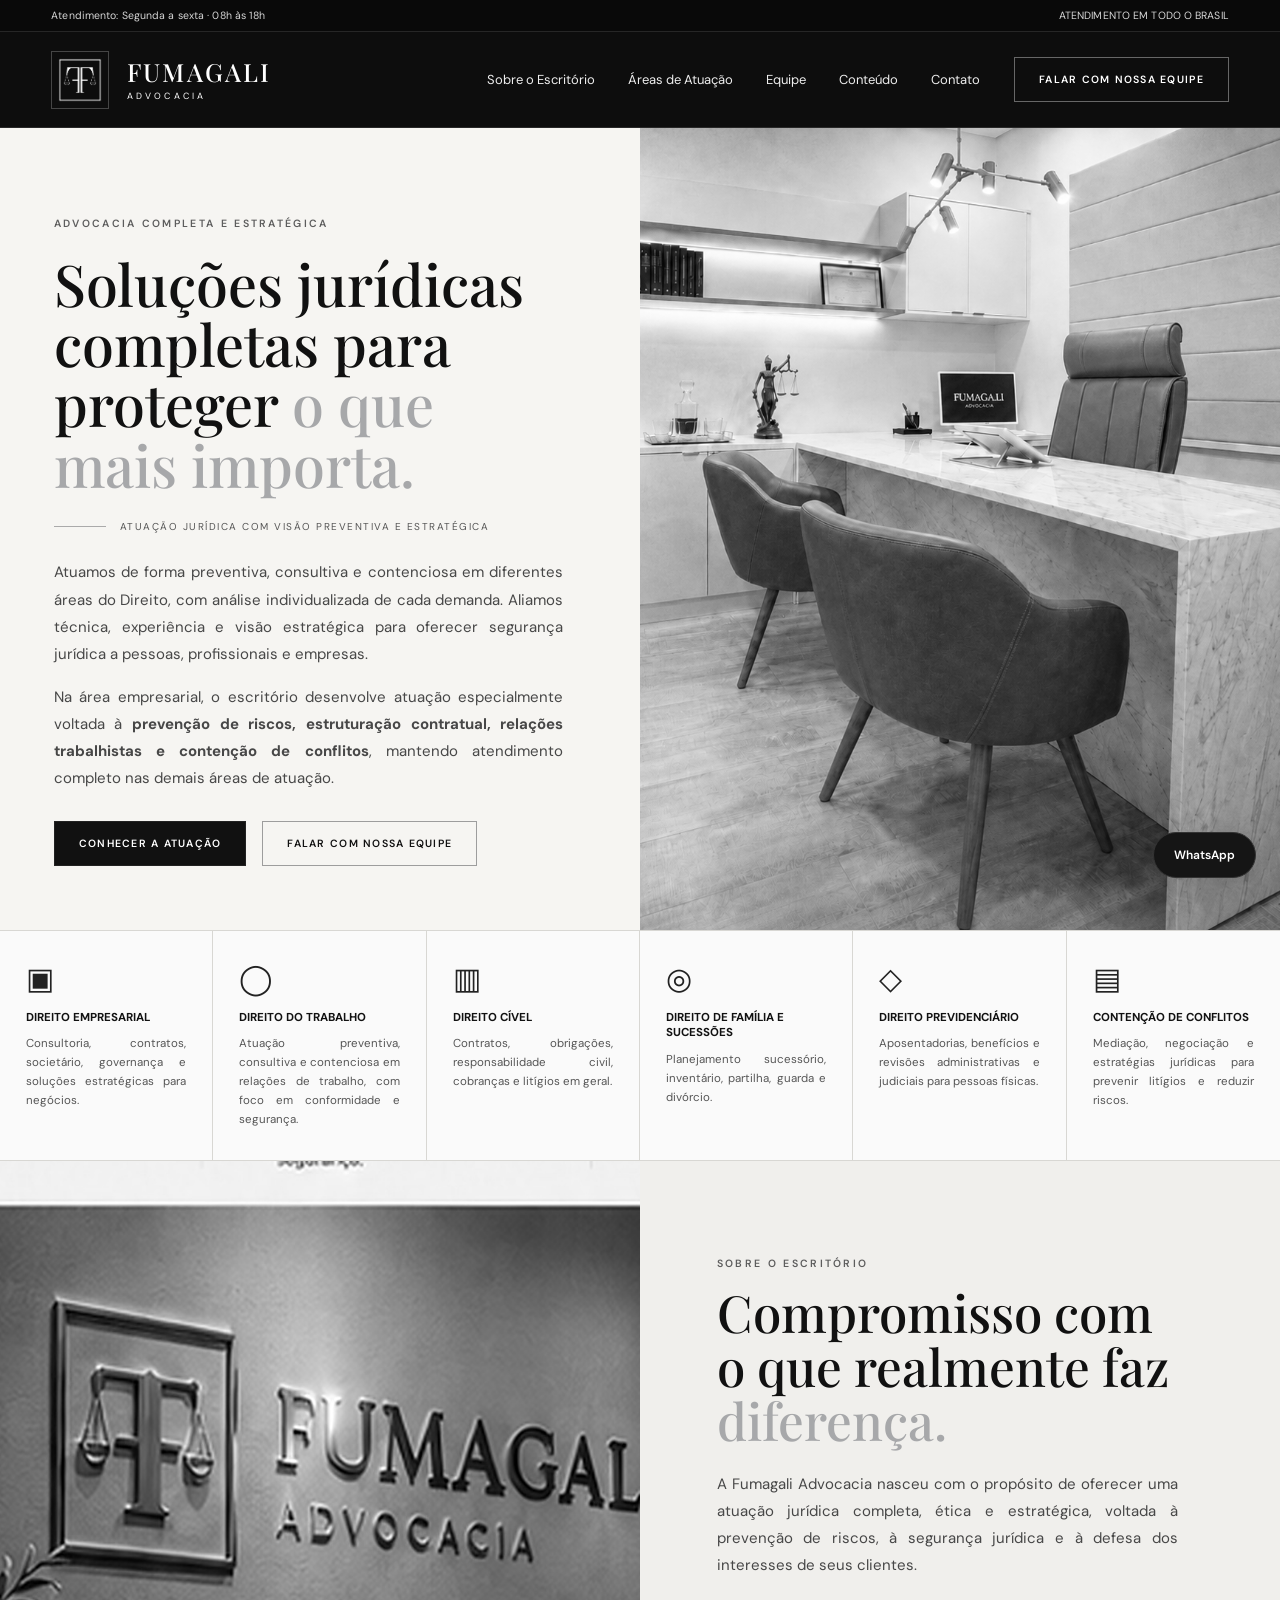
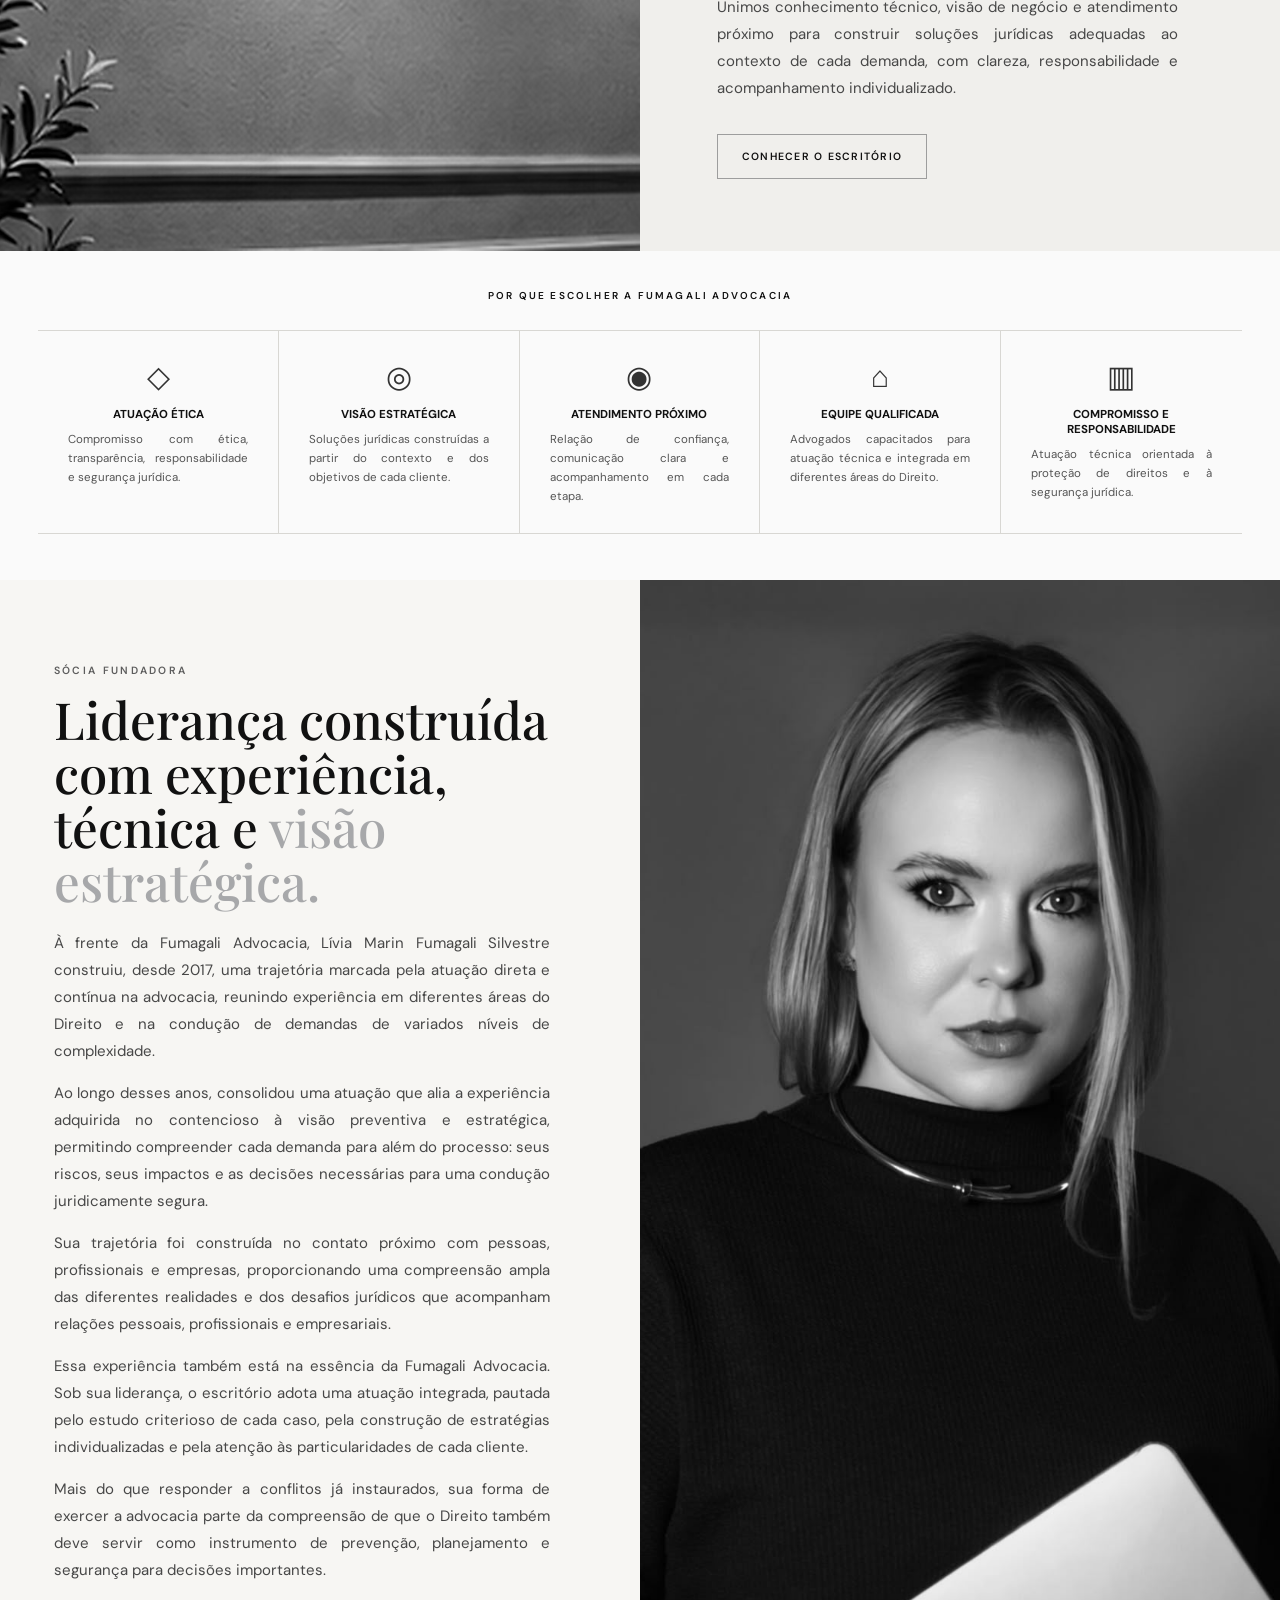
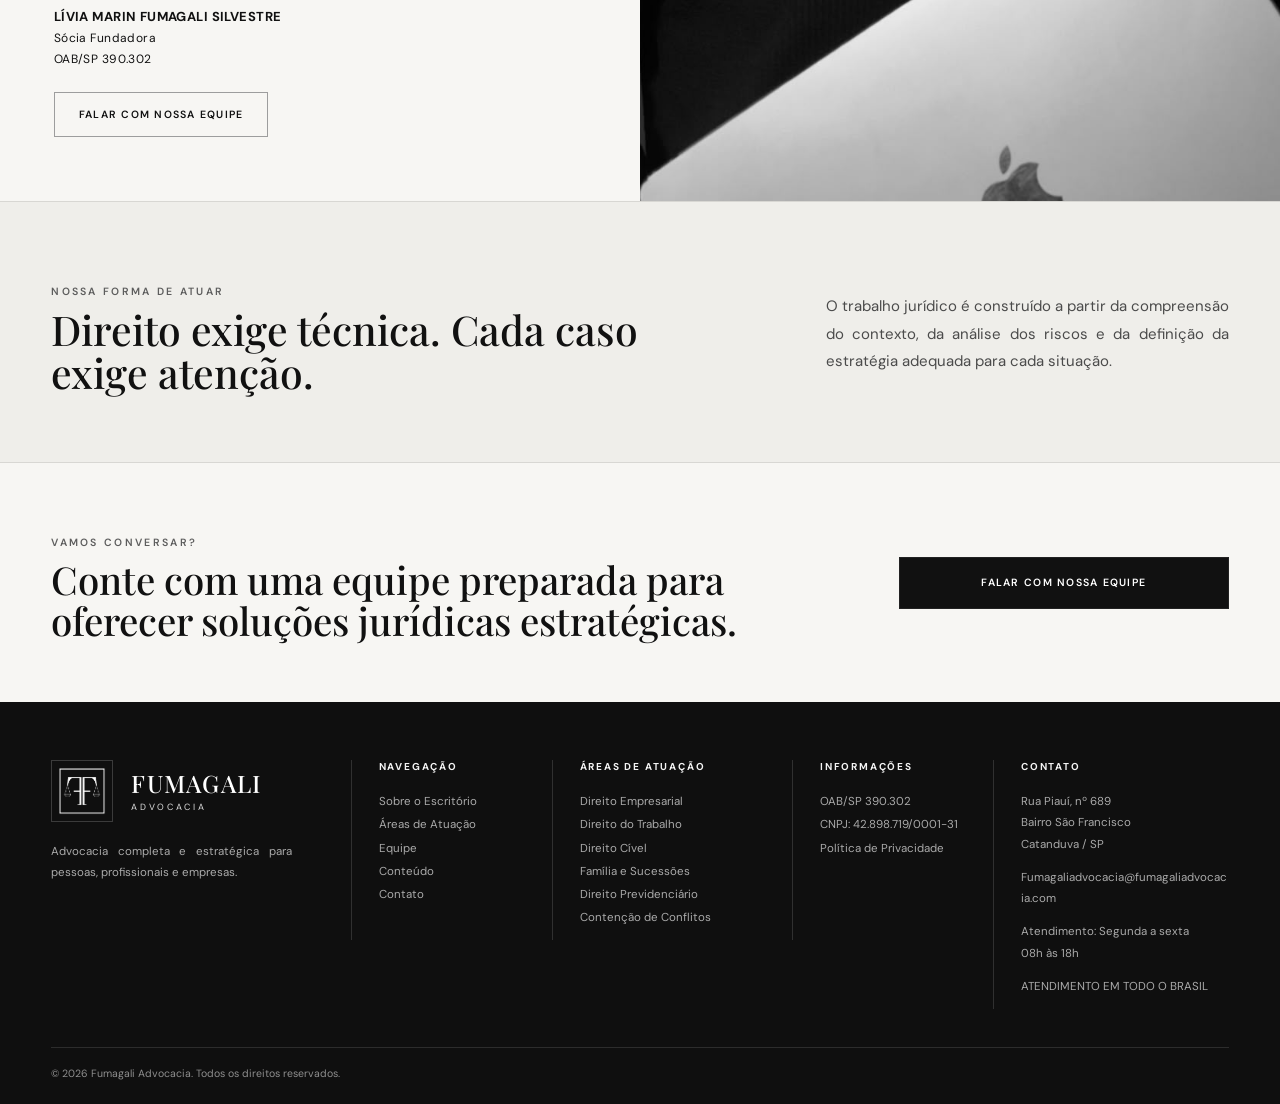
<file: index.html>
<!doctype html>
<html lang="pt-BR">
<head>
  <meta charset="utf-8">
  <meta name="viewport" content="width=device-width, initial-scale=1">
  <meta name="description" content="Fumagali Advocacia — atuação jurídica completa e estratégica para pessoas, profissionais e empresas.">
  <title>Fumagali Advocacia</title>
  <link rel="preconnect" href="https://fonts.googleapis.com">
  <link rel="preconnect" href="https://fonts.gstatic.com" crossorigin>
  <link href="https://fonts.googleapis.com/css2?family=DM+Sans:wght@400;500;600&family=Playfair+Display:wght@500;600&display=swap" rel="stylesheet">
  <link rel="stylesheet" href="styles.css">
</head>
<body>
<div class="service-bar" aria-label="Informações de atendimento">
  <div class="shell service-bar-inner">
    <span>Atendimento: Segunda a sexta · 08h às 18h</span>
    <span>ATENDIMENTO EM TODO O BRASIL</span>
  </div>
</div>
<header class="site-header">
  <div class="shell nav-wrap">
    <a class="brand" href="#inicio" aria-label="Fumagali Advocacia - início">
      <span class="mark-box"><img src="assets/marca-fumagali-clean.png" alt="Marca Fumagali Advocacia"></span>
      <span class="brand-copy"><strong>FUMAGALI</strong><small>ADVOCACIA</small></span>
    </a>
    <button class="menu-toggle" aria-label="Abrir menu" aria-expanded="false">☰</button>
    <nav class="nav-links">
      <a href="#sobre">Sobre o Escritório</a>
      <a href="#areas">Áreas de Atuação</a>
      <a href="#equipe">Equipe</a>
      <a href="#conteudo">Conteúdo</a>
      <a href="#contato">Contato</a>
    </nav>
    <a class="btn btn-header" href="#contato">FALAR COM NOSSA EQUIPE</a>
  </div>
</header>

<main id="inicio">
  <!-- PÁGINA 1 -->
  <section class="hero section-page">
    <div class="hero-copy">
      <p class="eyebrow">ADVOCACIA COMPLETA E ESTRATÉGICA</p>
      <h1>Soluções jurídicas completas para proteger <span>o que mais importa.</span></h1>
      <div class="microline"><i></i><span>ATUAÇÃO JURÍDICA COM VISÃO PREVENTIVA E ESTRATÉGICA</span></div>
      <p>Atuamos de forma preventiva, consultiva e contenciosa em diferentes áreas do Direito, com análise individualizada de cada demanda. Aliamos técnica, experiência e visão estratégica para oferecer segurança jurídica a pessoas, profissionais e empresas.</p>
      <p>Na área empresarial, o escritório desenvolve atuação especialmente voltada à <strong>prevenção de riscos, estruturação contratual, relações trabalhistas e contenção de conflitos</strong>, mantendo atendimento completo nas demais áreas de atuação.</p>
      <div class="hero-actions">
        <a class="btn btn-dark" href="#areas">CONHECER A ATUAÇÃO</a>
        <a class="btn btn-outline" href="#contato">FALAR COM NOSSA EQUIPE</a>
      </div>
    </div>
    <figure class="hero-image"><img src="assets/escritorio.png" alt="Ambiente do escritório Fumagali Advocacia"></figure>
  </section>

  <section id="areas" class="practice-strip">
    <article><span class="ico">▣</span><h3>Direito Empresarial</h3><p>Consultoria, contratos, societário, governança e soluções estratégicas para negócios.</p></article>
    <article><span class="ico">◯</span><h3>Direito do Trabalho</h3><p>Atuação preventiva, consultiva e contenciosa em relações de trabalho, com foco em conformidade e segurança.</p></article>
    <article><span class="ico">▥</span><h3>Direito Cível</h3><p>Contratos, obrigações, responsabilidade civil, cobranças e litígios em geral.</p></article>
    <article><span class="ico">◎</span><h3>Direito de Família e Sucessões</h3><p>Planejamento sucessório, inventário, partilha, guarda e divórcio.</p></article>
    <article><span class="ico">◇</span><h3>Direito Previdenciário</h3><p>Aposentadorias, benefícios e revisões administrativas e judiciais para pessoas físicas.</p></article>
    <article><span class="ico">▤</span><h3>Contenção de Conflitos</h3><p>Mediação, negociação e estratégias jurídicas para prevenir litígios e reduzir riscos.</p></article>
  </section>

  <!-- PÁGINA 2 -->
  <section id="sobre" class="about-grid section-page light">
    <figure class="about-image"><img src="assets/parede-fumagali.jpg" alt="Identidade visual Fumagali Advocacia"></figure>
    <div class="about-copy">
      <p class="eyebrow">SOBRE O ESCRITÓRIO</p>
      <h2>Compromisso com o que realmente faz <span>diferença.</span></h2>
      <p>A Fumagali Advocacia nasceu com o propósito de oferecer uma atuação jurídica completa, ética e estratégica, voltada à prevenção de riscos, à segurança jurídica e à defesa dos interesses de seus clientes.</p>
      <p>Unimos conhecimento técnico, visão de negócio e atendimento próximo para construir soluções jurídicas adequadas ao contexto de cada demanda, com clareza, responsabilidade e acompanhamento individualizado.</p>
      <a class="btn btn-outline" href="#conteudo">CONHECER O ESCRITÓRIO</a>
    </div>
  </section>

  <section class="values-section">
    <p class="section-label">POR QUE ESCOLHER A FUMAGALI ADVOCACIA</p>
    <div class="values-grid">
      <article><span class="value-icon">◇</span><h3>Atuação ética</h3><p>Compromisso com ética, transparência, responsabilidade e segurança jurídica.</p></article>
      <article><span class="value-icon">◎</span><h3>Visão estratégica</h3><p>Soluções jurídicas construídas a partir do contexto e dos objetivos de cada cliente.</p></article>
      <article><span class="value-icon">◉</span><h3>Atendimento próximo</h3><p>Relação de confiança, comunicação clara e acompanhamento em cada etapa.</p></article>
      <article><span class="value-icon">⌂</span><h3>Equipe qualificada</h3><p>Advogados capacitados para atuação técnica e integrada em diferentes áreas do Direito.</p></article>
      <article><span class="value-icon">▥</span><h3>Compromisso e responsabilidade</h3><p>Atuação técnica orientada à proteção de direitos e à segurança jurídica.</p></article>
    </div>
  </section>

  <!-- PÁGINA 3 -->
  <section id="equipe" class="founder section-page light">
    <div class="founder-copy">
      <p class="eyebrow">SÓCIA FUNDADORA</p>
      <h2>Liderança construída com experiência, técnica e <span>visão estratégica.</span></h2>
      <p>À frente da Fumagali Advocacia, Lívia Marin Fumagali Silvestre construiu, desde 2017, uma trajetória marcada pela atuação direta e contínua na advocacia, reunindo experiência em diferentes áreas do Direito e na condução de demandas de variados níveis de complexidade.</p>
      <p>Ao longo desses anos, consolidou uma atuação que alia a experiência adquirida no contencioso à visão preventiva e estratégica, permitindo compreender cada demanda para além do processo: seus riscos, seus impactos e as decisões necessárias para uma condução juridicamente segura.</p>
      <p>Sua trajetória foi construída no contato próximo com pessoas, profissionais e empresas, proporcionando uma compreensão ampla das diferentes realidades e dos desafios jurídicos que acompanham relações pessoais, profissionais e empresariais.</p>
      <p>Essa experiência também está na essência da Fumagali Advocacia. Sob sua liderança, o escritório adota uma atuação integrada, pautada pelo estudo criterioso de cada caso, pela construção de estratégias individualizadas e pela atenção às particularidades de cada cliente.</p>
      <p>Mais do que responder a conflitos já instaurados, sua forma de exercer a advocacia parte da compreensão de que o Direito também deve servir como instrumento de prevenção, planejamento e segurança para decisões importantes.</p>
      <div class="founder-meta"><strong>LÍVIA MARIN FUMAGALI SILVESTRE</strong><span>Sócia Fundadora</span><span>OAB/SP 390.302</span></div>
      <a class="btn btn-outline" href="#contato">FALAR COM NOSSA EQUIPE</a>
    </div>
    <figure class="founder-image"><img src="assets/livia-socia-fundadora.jpg" alt="Lívia Marin Fumagali Silvestre, sócia fundadora"></figure>
  </section>

  <section id="conteudo" class="institutional-note">
    <div class="shell note-grid">
      <div><p class="eyebrow">NOSSA FORMA DE ATUAR</p><h2>Direito exige técnica. Cada caso exige atenção.</h2></div>
      <p>O trabalho jurídico é construído a partir da compreensão do contexto, da análise dos riscos e da definição da estratégia adequada para cada situação.</p>
    </div>
  </section>

  <section id="contato" class="contact-cta">
    <div class="shell cta-grid">
      <div><p class="eyebrow">VAMOS CONVERSAR?</p><h2>Conte com uma equipe preparada para oferecer soluções jurídicas estratégicas.</h2></div>
      <div class="cta-action"><a class="btn btn-dark" href="https://wa.me/5517997073456" target="_blank" rel="noopener">FALAR COM NOSSA EQUIPE</a></div>
    </div>
  </section>
</main>

<footer class="footer">
  <div class="shell footer-grid">
    <div class="footer-intro">
      <a class="brand footer-brand" href="#inicio"><span class="mark-box"><img src="assets/marca-fumagali-clean.png" alt="Marca Fumagali Advocacia"></span><span class="brand-copy"><strong>FUMAGALI</strong><small>ADVOCACIA</small></span></a>
      <p>Advocacia completa e estratégica para pessoas, profissionais e empresas.</p>
    </div>
    <div><h3>NAVEGAÇÃO</h3><a href="#sobre">Sobre o Escritório</a><a href="#areas">Áreas de Atuação</a><a href="#equipe">Equipe</a><a href="#conteudo">Conteúdo</a><a href="#contato">Contato</a></div>
    <div><h3>ÁREAS DE ATUAÇÃO</h3><a href="#areas">Direito Empresarial</a><a href="#areas">Direito do Trabalho</a><a href="#areas">Direito Cível</a><a href="#areas">Família e Sucessões</a><a href="#areas">Direito Previdenciário</a><a href="#areas">Contenção de Conflitos</a></div>
    <div><h3>INFORMAÇÕES</h3><p>OAB/SP 390.302</p><p>CNPJ: 42.898.719/0001-31</p><a href="politica-de-privacidade.html">Política de Privacidade</a></div>
    <div class="footer-contact"><h3>CONTATO</h3><p>Rua Piauí, nº 689<br>Bairro São Francisco<br>Catanduva / SP</p><a href="mailto:Fumagaliadvocacia@fumagaliadvocacia.com">Fumagaliadvocacia@fumagaliadvocacia.com</a><p>Atendimento: Segunda a sexta<br>08h às 18h</p><p>ATENDIMENTO EM TODO O BRASIL</p></div>
  </div>
  <div class="shell footer-bottom"><span>© 2026 Fumagali Advocacia. Todos os direitos reservados.</span></div>
</footer>

<a class="floating-whatsapp" href="https://wa.me/5517997073456" target="_blank" rel="noopener">WhatsApp</a>
<script src="script.js"></script>
</body>
</html>
</file>
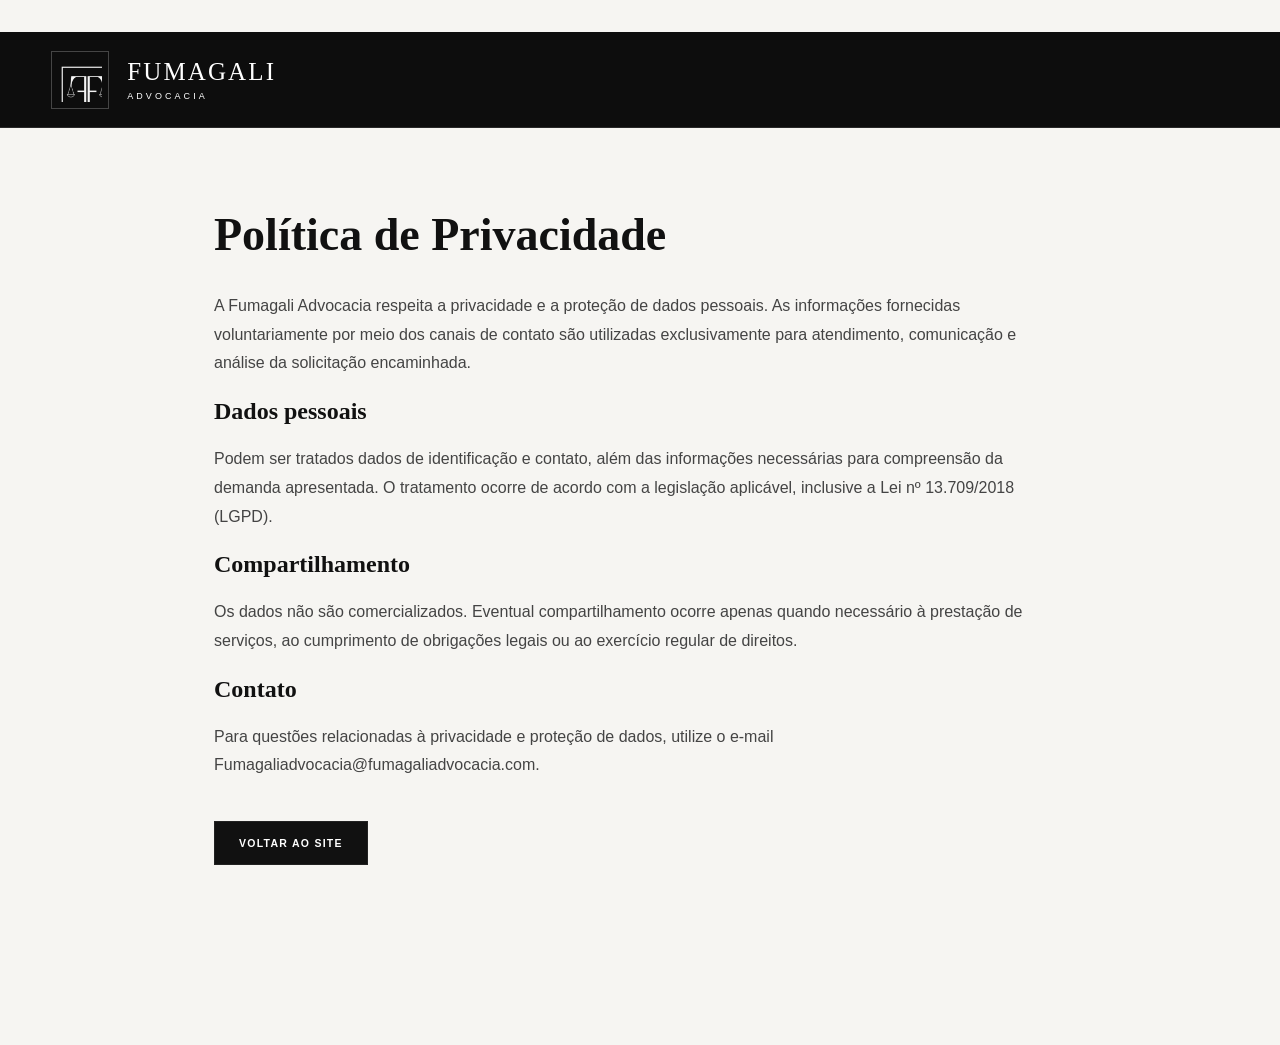
<file: politica-de-privacidade.html>
<!doctype html><html lang="pt-BR"><head><meta charset="utf-8"><meta name="viewport" content="width=device-width,initial-scale=1"><title>Política de Privacidade | Fumagali Advocacia</title><link rel="stylesheet" href="styles.css"><style>.legal{max-width:900px;margin:80px auto;padding:0 24px 100px}.legal h1,.legal h2{font-family:Georgia,serif}.legal h1{font-size:46px}.legal p{line-height:1.8;color:#444}.back{display:inline-block;margin-top:25px}</style></head><body><header class="site-header"><div class="shell nav-wrap"><a class="brand" href="index.html"><span class="mark-box"><img src="assets/marca-fumagali.png" alt="Marca Fumagali Advocacia"></span><span class="brand-copy"><strong>FUMAGALI</strong><small>ADVOCACIA</small></span></a></div></header><main class="legal"><h1>Política de Privacidade</h1><p>A Fumagali Advocacia respeita a privacidade e a proteção de dados pessoais. As informações fornecidas voluntariamente por meio dos canais de contato são utilizadas exclusivamente para atendimento, comunicação e análise da solicitação encaminhada.</p><h2>Dados pessoais</h2><p>Podem ser tratados dados de identificação e contato, além das informações necessárias para compreensão da demanda apresentada. O tratamento ocorre de acordo com a legislação aplicável, inclusive a Lei nº 13.709/2018 (LGPD).</p><h2>Compartilhamento</h2><p>Os dados não são comercializados. Eventual compartilhamento ocorre apenas quando necessário à prestação de serviços, ao cumprimento de obrigações legais ou ao exercício regular de direitos.</p><h2>Contato</h2><p>Para questões relacionadas à privacidade e proteção de dados, utilize o e-mail Fumagaliadvocacia@fumagaliadvocacia.com.</p><a class="btn btn-dark back" href="index.html">VOLTAR AO SITE</a></main></body></html>
</file>
<file: styles.css>
:root{
  --black:#0d0d0d; --charcoal:#171717; --paper:#f6f5f2; --white:#fbfbfa;
  --silver:#a7a8aa; --mid:#707070; --line:#d8d7d3; --soft:#ecebe7;
}
*{box-sizing:border-box}html{scroll-behavior:smooth}body{margin:0;background:var(--paper);color:#111;font-family:"DM Sans",Arial,sans-serif}.shell{width:min(1500px,92vw);margin:auto}a{text-decoration:none;color:inherit}img{max-width:100%;display:block}.site-header{height:96px;background:var(--black);color:#fff;position:sticky;top:0;z-index:50;border-bottom:1px solid #292929}.nav-wrap{height:100%;display:flex;align-items:center;gap:34px}.brand{display:flex;align-items:center;gap:16px;margin-right:auto}.mark-box{width:60px;height:64px;border:1px solid #777;display:grid;place-items:center;background:#0b0b0b;overflow:hidden}.mark-box img{width:46px;height:46px;object-fit:contain}.brand-copy{display:flex;flex-direction:column;line-height:1}.brand-copy strong{font:500 25px/1 "Playfair Display",Georgia,serif;letter-spacing:.065em}.brand-copy small{font-size:9px;letter-spacing:.34em;margin-top:8px}.nav-links{display:flex;gap:33px;align-items:center}.nav-links a{font-size:13px;color:#eee}.nav-links a:hover{color:#fff}.btn{display:inline-flex;justify-content:center;align-items:center;padding:15px 24px;border:1px solid #222;font-size:10.5px;font-weight:600;letter-spacing:.12em;transition:.2s}.btn-header{border-color:#666;color:#fff;white-space:nowrap}.btn-header:hover{background:#fff;color:#111}.btn-dark{background:#111;color:#fff}.btn-dark:hover{background:#2b2b2b}.btn-outline{background:transparent;color:#111;border-color:#9d9d9d}.btn-outline:hover{background:#111;color:#fff}.menu-toggle{display:none;background:none;border:1px solid #555;color:#fff;padding:8px 10px;font-size:18px}
.section-page{min-height:690px}.hero{display:grid;grid-template-columns:50% 50%;background:var(--paper)}.hero-copy{padding:78px 6vw 64px 4.2vw;align-self:center}.eyebrow{font-size:10.5px;font-weight:600;letter-spacing:.22em;color:#5d5d5d}.hero h1,.about-copy h2,.founder h2,.institutional-note h2,.contact-cta h2{font-family:"Playfair Display",Georgia,serif;font-weight:500;line-height:1.05}.hero h1{font-size:clamp(50px,4.5vw,76px);max-width:760px;margin:23px 0 22px}.hero h1 span,.about-copy h2 span,.founder h2 span{color:var(--silver)}.microline{display:flex;align-items:center;gap:14px;margin:26px 0}.microline i{width:52px;height:1px;background:#aaa}.microline span{font-size:10px;letter-spacing:.15em;color:#555}.hero-copy>p:not(.eyebrow){font-size:15px;line-height:1.82;max-width:720px;color:#474747}.hero-actions{display:flex;gap:16px;margin-top:28px}.hero-image{margin:0;overflow:hidden;min-height:690px;background:#ddd}.hero-image img{width:100%;height:100%;object-fit:cover;object-position:62% 50%;filter:grayscale(1)}
.practice-strip{display:grid;grid-template-columns:repeat(6,1fr);background:#fafafa;border-top:1px solid var(--line);border-bottom:1px solid var(--line)}.practice-strip article{min-height:205px;padding:30px 26px;border-right:1px solid var(--line)}.practice-strip article:last-child{border-right:0}.ico{font-size:30px;font-family:Georgia,serif;color:#222}.practice-strip h3{font-size:11.5px;text-transform:uppercase;line-height:1.35;margin:14px 0 10px}.practice-strip p{font-size:11.5px;line-height:1.65;color:#565656;margin:0}
.about-grid{display:grid;grid-template-columns:50% 50%;background:#f0efec}.about-image{margin:0;overflow:hidden;min-height:620px}.about-image img{width:100%;height:100%;object-fit:cover;object-position:center;filter:grayscale(1)}.about-copy{padding:82px 8vw 68px 6vw;align-self:center}.about-copy h2{font-size:clamp(44px,4vw,62px);margin:16px 0 24px;max-width:680px}.about-copy p:not(.eyebrow){font-size:15px;line-height:1.8;color:#474747;max-width:670px}.about-copy .btn{margin-top:17px}
.values-section{background:#fafafa;padding:38px 3vw 46px}.section-label{text-align:center;font-size:10px;font-weight:600;letter-spacing:.22em;margin:0 0 28px}.values-grid{display:grid;grid-template-columns:repeat(5,1fr);border-top:1px solid var(--line);border-bottom:1px solid var(--line)}.values-grid article{padding:26px 30px;text-align:center;border-right:1px solid var(--line)}.values-grid article:last-child{border-right:0}.value-icon{font-size:30px;color:#333}.values-grid h3{font-size:11.5px;text-transform:uppercase;line-height:1.3;margin:12px 0 8px}.values-grid p{font-size:11.5px;line-height:1.65;color:#555;margin:0}
.founder{display:grid;grid-template-columns:50% 50%;background:#f7f6f3}.founder-copy{padding:74px 7vw 64px 4.2vw;align-self:center}.founder h2{font-size:clamp(44px,4vw,64px);max-width:720px;margin:16px 0 22px}.founder-copy>p:not(.eyebrow){font-size:15px;line-height:1.8;color:#474747;max-width:690px}.founder-meta{display:flex;flex-direction:column;gap:5px;margin:24px 0 25px;font-size:12px;letter-spacing:.035em}.founder-meta strong{font-size:13px}.founder-image{margin:0;overflow:hidden;min-height:690px;background:#343434}.founder-image img{width:100%;height:100%;object-fit:cover;object-position:50% 17%;filter:grayscale(1)}
.institutional-note{padding:56px 0;background:#eeede9}.note-grid{display:grid;grid-template-columns:120px 1.3fr 1fr;gap:38px;align-items:center}.mini-mark{width:86px;height:86px;border:1px solid #aaa;background:#eee;display:grid;place-items:center}.mini-mark img{width:58px;filter:invert(1)}.institutional-note h2{font-size:40px;margin:10px 0}.institutional-note p:last-child{font-size:14px;line-height:1.75;color:#555}
.contact-cta{padding:50px 0;background:#f5f4f1;border-top:1px solid var(--line)}.cta-grid{display:grid;grid-template-columns:100px 1fr 320px;gap:40px;align-items:center}.contact-cta h2{font-size:36px;margin:8px 0;max-width:780px}.cta-action{display:flex;flex-direction:column;gap:13px}.phone{font-size:13px;font-weight:600}
.footer{background:#121212;color:#eee;padding:52px 0 22px}.footer-grid{display:grid;grid-template-columns:1.35fr .9fr 1.1fr .8fr 1.25fr;gap:38px}.footer-grid>div:not(:first-child){border-left:1px solid #313131;padding-left:24px}.footer-brand{margin:0 0 16px}.footer-intro p{max-width:250px}.footer h3{font-size:10.5px;letter-spacing:.16em;margin:0 0 15px}.footer a:not(.brand),.footer p{display:block;font-size:11.5px;line-height:1.75;color:#bcbcbc;margin:3px 0}.footer-bottom{border-top:1px solid #313131;margin-top:34px;padding-top:18px;display:flex;justify-content:space-between;color:#8f8f8f;font-size:10.5px}.floating-whatsapp{position:fixed;right:24px;bottom:22px;background:#151515;color:#fff;border:1px solid #333;border-radius:28px;padding:14px 20px;font-size:12px;font-weight:600;z-index:45;box-shadow:0 10px 30px rgba(0,0,0,.18)}
@media(max-width:1100px){.nav-links{display:none}.menu-toggle{display:block}.nav-wrap>.btn-header{display:none}.hero,.about-grid,.founder{grid-template-columns:1fr}.hero-copy,.about-copy,.founder-copy{padding:60px 6vw}.hero-image,.about-image,.founder-image{min-height:520px}.practice-strip{grid-template-columns:repeat(2,1fr)}.values-grid{grid-template-columns:repeat(2,1fr)}.values-grid article:nth-child(2n){border-right:0}.note-grid,.cta-grid{grid-template-columns:1fr}.mini-mark{display:none}.footer-grid{grid-template-columns:1fr 1fr}.footer-grid>div:not(:first-child){border-left:0;padding-left:0}.founder-image img{object-position:50% 14%}}
@media(max-width:650px){.site-header{height:78px}.mark-box{width:48px;height:50px}.mark-box img{width:37px;height:37px}.brand-copy strong{font-size:18px}.brand-copy small{font-size:7px}.hero-copy,.about-copy,.founder-copy{padding:48px 7vw}.hero h1{font-size:45px}.about-copy h2,.founder h2{font-size:40px}.hero-image,.about-image,.founder-image{min-height:400px}.hero-image img{object-position:66% 50%}.practice-strip,.values-grid,.footer-grid{grid-template-columns:1fr}.practice-strip article,.values-grid article{border-right:0;border-bottom:1px solid var(--line)}.hero-actions{flex-direction:column}.contact-cta h2{font-size:31px}.footer-bottom{flex-direction:column;gap:10px}.floating-whatsapp{right:14px;bottom:14px}}

/* Refinamento final - identidade e rodapé */
.mark-box{
  width:58px;height:58px;border:1px solid #454545;background:transparent;
  overflow:visible;display:grid;place-items:center;flex:0 0 auto;
}
.mark-box img{
  width:44px;height:44px;object-fit:contain;filter:none;
  image-rendering:auto;
}
.site-header .brand-copy strong,.footer .brand-copy strong{letter-spacing:.055em}
.site-header .brand-copy small,.footer .brand-copy small{letter-spacing:.30em}

.institutional-note{padding:72px 0 68px;background:#efeeea;border-top:1px solid var(--line)}
.note-grid{display:grid;grid-template-columns:minmax(0,1.25fr) minmax(320px,.75fr);gap:8vw;align-items:center}
.institutional-note h2{font-size:clamp(38px,3.2vw,54px);max-width:760px;margin:10px 0 0}
.institutional-note p:last-child{font-size:15px;line-height:1.85;color:#4b4b4b;max-width:650px;margin:0}

.contact-cta{padding:62px 0;background:#f7f6f3;border-top:1px solid var(--line)}
.cta-grid{display:grid;grid-template-columns:minmax(0,1fr) 330px;gap:7vw;align-items:center}
.contact-cta h2{font-size:clamp(34px,3vw,48px);max-width:900px;margin:8px 0 0}
.cta-action{align-items:stretch}.cta-action .btn{min-height:52px}.phone{padding-left:2px}

.footer{background:#0f0f0f;padding:58px 0 24px}
.footer-grid{grid-template-columns:1.35fr .85fr 1.05fr .85fr 1.2fr;gap:34px;align-items:start}
.footer-intro{padding-right:25px}.footer-brand{gap:14px;margin-bottom:18px}.footer .mark-box{width:62px;height:62px;border-color:#3b3b3b}.footer .mark-box img{width:48px;height:48px}.footer .brand-copy strong{font-size:24px;color:#fff}.footer .brand-copy small{color:#ddd}
.footer-intro p{max-width:300px;color:#aaa!important;line-height:1.8!important}
.footer-grid>div:not(:first-child){border-left:1px solid #303030;padding-left:27px;min-height:180px}
.footer h3{color:#f4f4f4;font-size:10px;letter-spacing:.18em;margin-bottom:18px}
.footer a:not(.brand),.footer p{font-size:11.5px;line-height:1.85;color:#aaa;margin:2px 0;overflow-wrap:anywhere}
.footer a:not(.brand):hover{color:#fff}
.footer-bottom{margin-top:38px;padding-top:19px;border-color:#2c2c2c}

@media(max-width:1100px){
  .note-grid,.cta-grid{grid-template-columns:1fr;gap:26px}
  .footer-grid{grid-template-columns:1fr 1fr}
  .footer-grid>div:not(:first-child){min-height:0;border-left:0;padding-left:0}
}
@media(max-width:650px){
  .mark-box{width:48px;height:48px}.mark-box img{width:36px;height:36px}
  .institutional-note{padding:52px 0}.contact-cta{padding:48px 0}
  .footer-grid{grid-template-columns:1fr}.footer-intro{padding-right:0}
  .footer .mark-box{width:56px;height:56px}.footer .mark-box img{width:42px;height:42px}
}

/* Acabamento tipográfico final: textos corridos justificados no desktop */
@media (min-width:651px){
  .hero-copy > p:not(.eyebrow),
  .about-copy > p:not(.eyebrow),
  .founder-copy > p:not(.eyebrow),
  .institutional-note p:last-child,
  .practice-strip p,
  .values-grid p,
  .footer-intro > p{
    text-align:justify;
    text-justify:inter-word;
    hyphens:auto;
  }
}
@media (max-width:650px){
  .hero-copy > p:not(.eyebrow),
  .about-copy > p:not(.eyebrow),
  .founder-copy > p:not(.eyebrow),
  .institutional-note p:last-child,
  .practice-strip p,
  .values-grid p,
  .footer-intro > p{
    text-align:left;
    hyphens:none;
  }
}


/* Ajustes institucionais — horário superior e rodapé final */
.service-bar{
  height:32px;
  background:#090909;
  color:#bdbdbd;
  border-bottom:1px solid #262626;
  font-size:10.5px;
  letter-spacing:.01em;
}
.service-bar-inner{
  height:100%;
  display:flex;
  align-items:center;
  justify-content:space-between;
  gap:24px;
}
.site-header{top:32px}

/* Marca: melhor distribuição horizontal, sem traços decorativos extras */
.site-header .brand,
.footer .footer-brand{gap:18px}
.site-header .brand-copy,
.footer .brand-copy{min-width:0}
.site-header .brand-copy strong{letter-spacing:.085em}
.site-header .brand-copy small{letter-spacing:.34em}
.footer .footer-brand{margin-bottom:20px}
.footer .footer-brand::before,
.footer .footer-brand::after,
.footer .footer-intro::before,
.footer .footer-intro::after{
  content:none!important;
  display:none!important;
  border:0!important;
}
.footer-contact p,
.footer-contact a{margin-bottom:12px!important}
.footer-contact a{overflow-wrap:anywhere}

@media(max-width:650px){
  .service-bar{height:auto;min-height:34px;padding:7px 0}
  .service-bar-inner{font-size:9px;gap:12px;line-height:1.35}
  .site-header{top:48px}
}


/* AJUSTE FINAL 07-08-2026 — cabeçalho sempre fixo */
.service-bar{position:fixed!important;top:0;left:0;right:0;width:100%;z-index:70}
.site-header{position:fixed!important;top:32px!important;left:0;right:0;width:100%;z-index:60}
body{padding-top:128px}
html{scroll-padding-top:140px}
@media(max-width:650px){
  .site-header{top:48px!important}
  body{padding-top:126px}
  html{scroll-padding-top:138px}
}


/* CORREÇÃO FAIXA SUPERIOR — 07-08-2026 */
.service-bar{
  background:#090909!important;
  color:#d7d7d7!important;
  border-bottom:1px solid #262626!important;
}
.service-bar .service-bar-inner,
.service-bar .service-bar-inner span{
  background:transparent!important;
  color:#d7d7d7!important;
}
</file>
